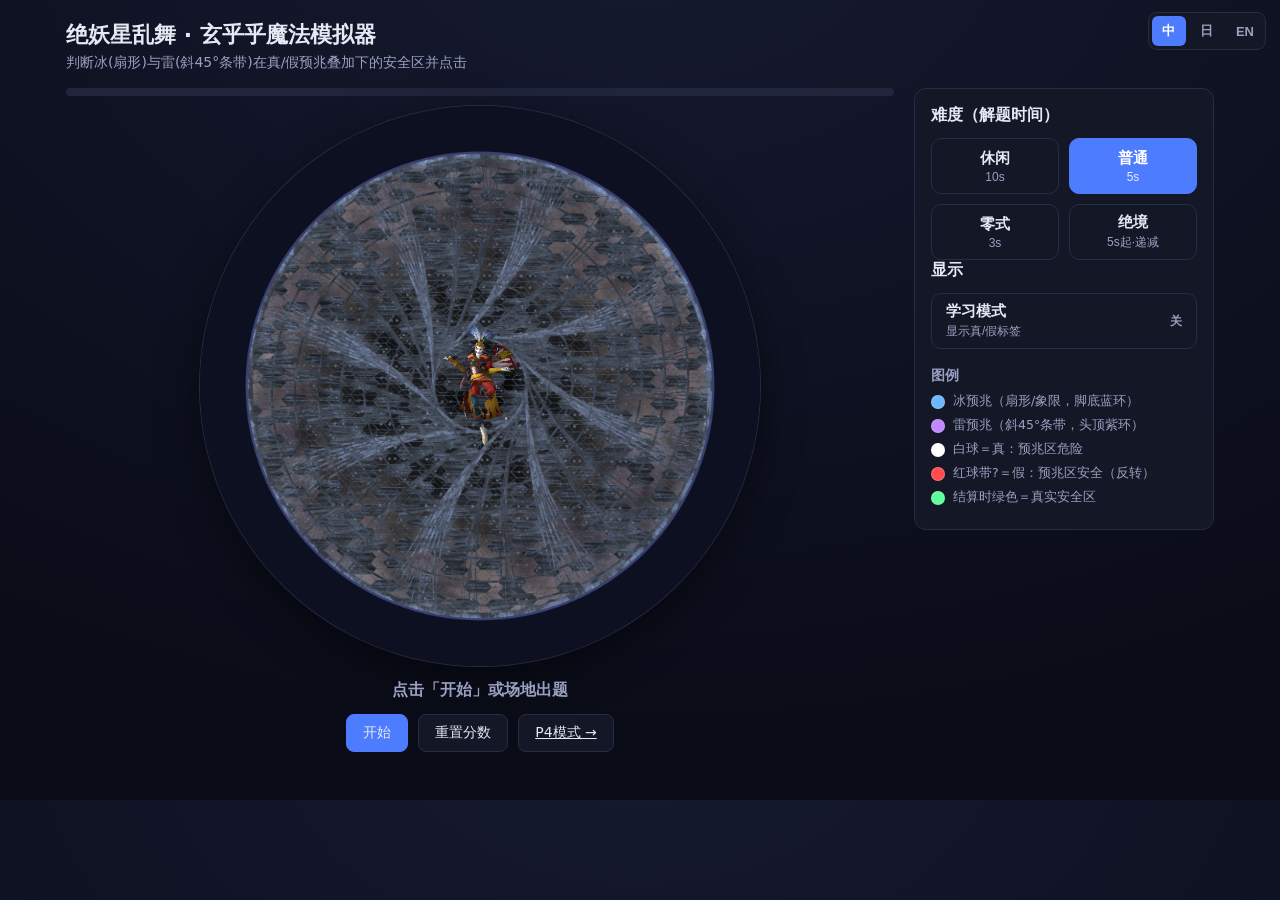
<file: index.html>
<!DOCTYPE html>
<html lang="zh-CN">
<head>
  <meta charset="UTF-8" />
  <meta name="viewport" content="width=device-width, initial-scale=1.0" />
  <title>Question Mark Ultimate</title>
  <link rel="stylesheet" href="styles.css" />
</head>
<body>
  <div class="lang-switch" id="lang-switch">
    <button data-lang="zh">中</button>
    <button data-lang="ja">日</button>
    <button data-lang="en">EN</button>
  </div>

  <main class="app">
    <header class="topbar">
      <h1 data-i18n="title">绝妖星乱舞 · 玄乎乎魔法模拟器</h1>
      <p class="sub" data-i18n="subtitle">判断冰(扇形)与雷(斜45°条带)在真/假预兆叠加下的安全区并点击</p>
    </header>

    <div class="layout">
      <section class="stage-wrap">
        <div class="countdown"><div id="countdown-fill" class="countdown-fill"></div></div>
        <canvas id="stage" width="720" height="720" aria-label="arena"></canvas>
        <p id="status" class="status">点击「开始」或场地出题</p>
        <div class="controls">
          <button id="btn-start" class="btn primary">开始</button>
          <button id="btn-restart" class="btn" data-i18n="restart">重置分数</button>
          <a class="btn" href="p4.html" data-i18n="p4Link">进阶：双段机制 →</a>
        </div>
        <div class="hud" id="hud">
          <span><span data-i18n="score">得分</span> <b id="score">0</b></span>
          <span><span data-i18n="best">最佳</span> <b id="best">0</b></span>
        </div>
      </section>

      <aside class="panel">
        <h2 data-i18n="difficulty">难度（解题时间）</h2>
        <div class="seg" id="time-seg">
          <button class="seg-btn" data-time="10"><span data-i18n="diffCasual">休闲</span><small data-i18n="diffCasualSub">10s</small></button>
          <button class="seg-btn" data-time="5"><span data-i18n="diffNormal">普通</span><small data-i18n="diffNormalSub">5s</small></button>
          <button class="seg-btn" data-time="3"><span data-i18n="diffSavage">零式</span><small data-i18n="diffSavageSub">3s</small></button>
          <button class="seg-btn" data-time="extreme"><span data-i18n="diffExtreme">绝境</span><small data-i18n="diffExtremeSub">5s起·递减</small></button>
        </div>

        <h2 data-i18n="display">显示</h2>
        <div class="toggles">
          <button class="toggle-btn" id="set-learn">
            <span data-i18n="learnName">学习模式</span>
            <small data-i18n="learnSub">显示真/假标签</small>
            <span class="toggle-state"></span>
          </button>
        </div>

        <h3 data-i18n="legendTitle">图例</h3>
        <ul class="legend">
          <li><span class="dot ice"></span> <span data-i18n="legend1">冰预兆（扇形/象限，脚底蓝环）</span></li>
          <li><span class="dot thunder"></span> <span data-i18n="legend2">雷预兆（斜45°条带，头顶紫环）</span></li>
          <li><span class="dot true"></span> <span data-i18n="legend3">白球＝真：预兆区危险</span></li>
          <li><span class="dot false"></span> <span data-i18n="legend4">红球带?＝假：预兆区安全（反转）</span></li>
          <li><span class="dot safe"></span> <span data-i18n="legend5">结算时绿色＝真实安全区</span></li>
        </ul>
      </aside>
    </div>
  </main>

  <div id="result-modal" class="modal hidden" role="dialog" aria-modal="true">
    <div class="modal-card">
      <div class="modal-label" data-i18n="modalLabel">绝境 · 最终连击</div>
      <div id="result-score" class="modal-score">0</div>
      <div id="result-comment" class="modal-comment"></div>
      <button id="result-close" class="btn primary modal-close" data-i18n="modalClose">关闭</button>
    </div>
  </div>

  <script type="module" src="js/main.js"></script>
</body>
</html>
</file>
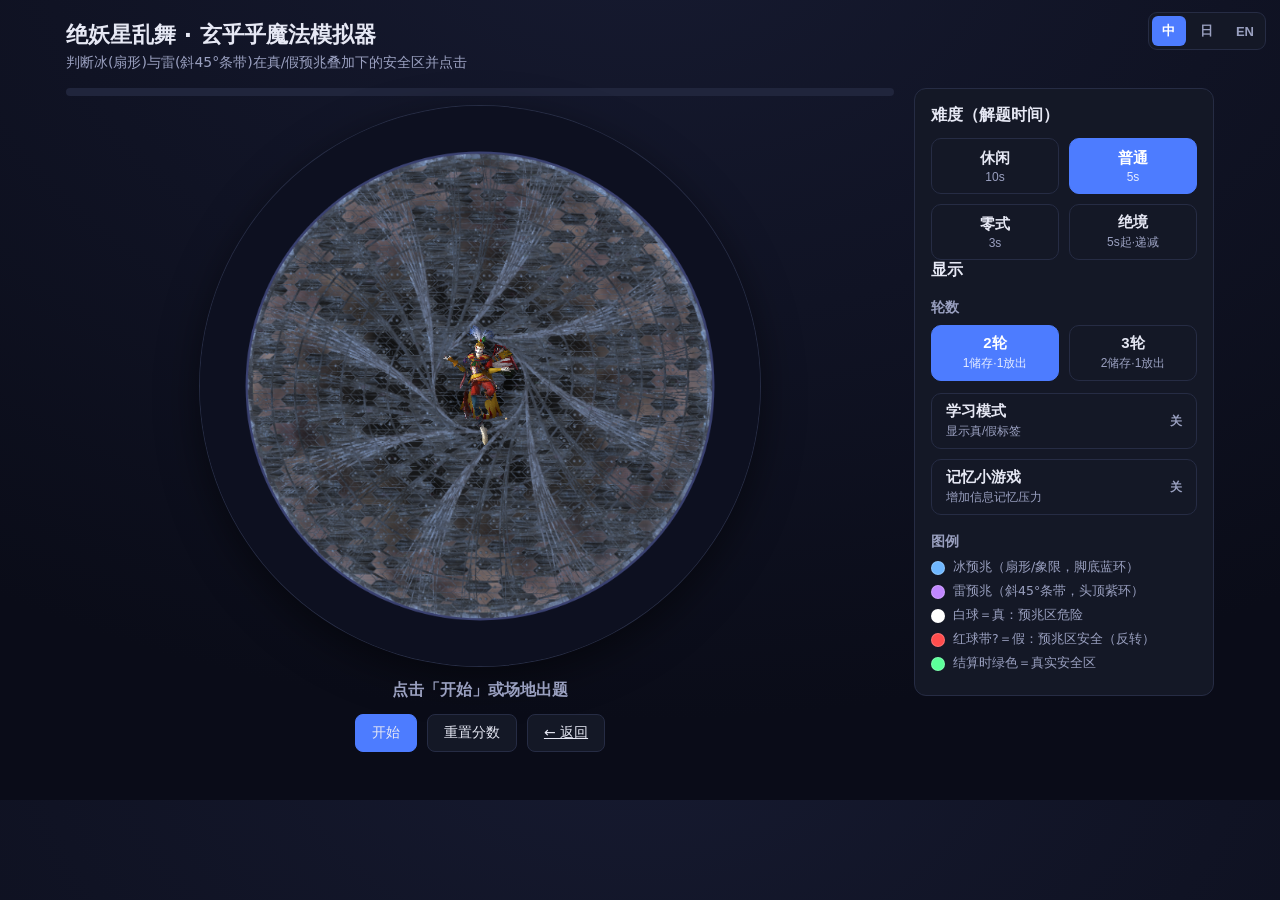
<file: p4.html>
<!DOCTYPE html>
<html lang="zh-CN">
<head>
  <meta charset="UTF-8" />
  <meta name="viewport" content="width=device-width, initial-scale=1.0" />
  <title>Question Mark Ultimate</title>
  <link rel="stylesheet" href="styles.css" />
</head>
<body>
  <div class="lang-switch" id="lang-switch">
    <button data-lang="zh">中</button>
    <button data-lang="ja">日</button>
    <button data-lang="en">EN</button>
  </div>

  <main class="app">
    <header class="topbar">
      <h1 data-i18n="p4Title">绝妖星乱舞 · 玄乎乎魔法模拟器</h1>
      <p class="sub" data-i18n="subtitle">判断冰(扇形)与雷(斜45°条带)在真/假预兆叠加下的安全区并点击</p>
    </header>

    <div class="layout">
      <section class="stage-wrap">
        <div class="countdown"><div id="countdown-fill" class="countdown-fill"></div></div>
        <canvas id="stage" width="720" height="720" aria-label="arena"></canvas>
        <p id="status" class="status">点击「开始」或场地出题</p>
        <div class="controls">
          <button id="btn-start" class="btn primary">开始</button>
          <button id="btn-restart" class="btn" data-i18n="restart">重置分数</button>
          <a class="btn" href="index.html" data-i18n="backLink">← 返回单段</a>
        </div>
        <div class="hud" id="hud">
          <span><span data-i18n="score">得分</span> <b id="score">0</b></span>
          <span><span data-i18n="best">最佳</span> <b id="best">0</b></span>
        </div>
      </section>

      <aside class="panel">
        <h2 data-i18n="difficulty">难度（解题时间）</h2>
        <div class="seg" id="time-seg">
          <button class="seg-btn" data-time="10"><span data-i18n="diffCasual">休闲</span><small data-i18n="diffCasualSub">10s</small></button>
          <button class="seg-btn" data-time="5"><span data-i18n="diffNormal">普通</span><small data-i18n="diffNormalSub">5s</small></button>
          <button class="seg-btn" data-time="3"><span data-i18n="diffSavage">零式</span><small data-i18n="diffSavageSub">3s</small></button>
          <button class="seg-btn" data-time="extreme"><span data-i18n="diffExtreme">绝境</span><small data-i18n="diffExtremeSub">5s起·递减</small></button>
        </div>

        <h2 data-i18n="display">显示</h2>
        <h3 data-i18n="roundsLabel">轮数</h3>
        <div class="seg" id="rounds-seg" style="margin-bottom: 12px;">
          <button class="seg-btn" data-rounds="2"><span data-i18n="rounds2">2轮</span><small data-i18n="rounds2Sub">1储存·1放出</small></button>
          <button class="seg-btn" data-rounds="3"><span data-i18n="rounds3">3轮</span><small data-i18n="rounds3Sub">2储存·1放出</small></button>
        </div>
        <div class="toggles">
          <button class="toggle-btn" id="set-learn">
            <span data-i18n="learnName">学习模式</span>
            <small data-i18n="learnSub">显示真/假标签</small>
            <span class="toggle-state"></span>
          </button>
          <button class="toggle-btn" id="set-memory">
            <span data-i18n="memName">记忆小游戏</span>
            <small data-i18n="memSub">两轮之间数小人</small>
            <span class="toggle-state"></span>
          </button>
        </div>

        <h3 data-i18n="legendTitle">图例</h3>
        <ul class="legend">
          <li><span class="dot ice"></span> <span data-i18n="legend1">冰预兆（扇形/象限，脚底蓝环）</span></li>
          <li><span class="dot thunder"></span> <span data-i18n="legend2">雷预兆（斜45°条带，头顶紫环）</span></li>
          <li><span class="dot true"></span> <span data-i18n="legend3">白球＝真：预兆区危险</span></li>
          <li><span class="dot false"></span> <span data-i18n="legend4">红球带?＝假：预兆区安全（反转）</span></li>
          <li><span class="dot safe"></span> <span data-i18n="legend5">结算时绿色＝真实安全区</span></li>
        </ul>
      </aside>
    </div>
  </main>

  <div id="result-modal" class="modal hidden" role="dialog" aria-modal="true">
    <div class="modal-card">
      <div class="modal-label" data-i18n="modalLabel">绝境 · 最终连击</div>
      <div id="result-score" class="modal-score">0</div>
      <div id="result-comment" class="modal-comment"></div>
      <button id="result-close" class="btn primary modal-close" data-i18n="modalClose">关闭</button>
    </div>
  </div>

  <div id="memory-modal" class="modal hidden" role="dialog" aria-modal="true">
    <div class="modal-card mem-card">
      <div class="mem-stage" id="mem-stage">
        <svg class="mem-house" viewBox="0 0 100 100" width="92" height="92" aria-hidden="true">
          <polygon points="50,10 92,46 8,46" fill="#c25b3a" stroke="#7a3320" stroke-width="3" stroke-linejoin="round"/>
          <rect x="18" y="46" width="64" height="46" fill="#e6d2a8" stroke="#7a3320" stroke-width="3"/>
          <rect x="40" y="62" width="20" height="30" fill="#5a3a22" stroke="#3a2412" stroke-width="2"/>
          <circle cx="56" cy="78" r="1.8" fill="#e6d2a8"/>
        </svg>
      </div>
      <div class="mem-question" id="mem-question"></div>
      <div class="mem-options" id="mem-options"></div>
    </div>
  </div>

  <script type="module" src="js/p4.js"></script>
</body>
</html>
</file>
<file: styles.css>
:root {
  --bg: #0a0c18;
  --panel: #141826;
  --panel-edge: #262c44;
  --text: #e6e8f4;
  --muted: #9aa0c0;
  --ice: #6fb7ff;
  --thunder: #c187ff;
  --true: #ffffff;
  --false: #ff4d4d;
  --safe: #5cff9a;
  --primary: #4d7cff;
}

* { box-sizing: border-box; }

body {
  margin: 0;
  background: radial-gradient(1200px 800px at 50% -10%, #161a30, var(--bg));
  color: var(--text);
  font-family: system-ui, "Segoe UI", "Microsoft YaHei", sans-serif;
}

.app { max-width: 1180px; margin: 0 auto; padding: 20px 16px 48px; }

.topbar h1 { margin: 0; font-size: 22px; }
.topbar .sub { margin: 4px 0 16px; color: var(--muted); font-size: 14px; }

.layout {
  display: grid;
  grid-template-columns: minmax(0, 1fr) 300px;
  gap: 20px;
  align-items: start;
}

.stage-wrap { min-width: 0; }

.countdown {
  height: 8px;
  border-radius: 6px;
  background: #20253c;
  overflow: hidden;
  margin-bottom: 10px;
}
.countdown-fill {
  height: 100%;
  width: 0%;
  background: linear-gradient(90deg, var(--ice), var(--thunder));
  transition: width 60ms linear;
}

#stage {
  width: 100%;
  max-width: 560px;
  aspect-ratio: 1 / 1;
  display: block;
  margin: 0 auto;
  border-radius: 50%;
  cursor: crosshair;
  touch-action: none;
  box-shadow: 0 0 0 1px var(--panel-edge), 0 12px 40px rgba(0,0,0,0.5);
}

.status {
  text-align: center;
  font-size: 16px;
  font-weight: 600;
  min-height: 24px;
  margin: 14px 0 10px;
  color: var(--muted);
}
.status.go { color: var(--ice); }
.status.ok { color: var(--safe); }
.status.bad { color: var(--false); }

.controls { display: flex; gap: 10px; justify-content: center; }
.hud {
  display: flex;
  gap: 18px;
  justify-content: center;
  margin-top: 14px;
  color: var(--muted);
  font-size: 14px;
}
.hud b { color: var(--text); font-size: 17px; }

.btn {
  background: var(--panel);
  color: var(--text);
  border: 1px solid var(--panel-edge);
  border-radius: 8px;
  padding: 9px 16px;
  font-size: 14px;
  cursor: pointer;
}
.btn:hover { border-color: var(--primary); }
.btn.primary { background: var(--primary); border-color: var(--primary); }
.btn.small { padding: 6px 12px; font-size: 13px; }

.panel {
  background: var(--panel);
  border: 1px solid var(--panel-edge);
  border-radius: 12px;
  padding: 16px;
}
.panel h2 { margin: 0 0 12px; font-size: 16px; }
.panel h3 { margin: 18px 0 8px; font-size: 14px; color: var(--muted); }

/* 难度分段按钮 */
.seg { display: grid; grid-template-columns: 1fr 1fr; gap: 10px; }
.seg-btn {
  display: flex; flex-direction: column; align-items: center; justify-content: center;
  gap: 2px; min-height: 56px; padding: 8px;
  background: var(--panel); color: var(--text);
  border: 1px solid var(--panel-edge); border-radius: 10px;
  font-size: 15px; font-weight: 600; cursor: pointer;
}
.seg-btn small { font-size: 12px; font-weight: 400; color: var(--muted); }
.seg-btn:hover { border-color: var(--primary); }
.seg-btn.active {
  background: var(--primary); border-color: var(--primary); color: #fff;
}
.seg-btn.active small { color: rgba(255,255,255,0.85); }

/* 大开关按钮（手机友好） */
.toggles { display: flex; flex-direction: column; gap: 10px; }
.toggle-btn {
  display: flex; flex-direction: column; gap: 2px;
  min-height: 52px; padding: 8px 14px; text-align: left;
  background: var(--panel); color: var(--text);
  border: 1px solid var(--panel-edge); border-radius: 10px;
  font-size: 15px; font-weight: 600; cursor: pointer;
}
.toggle-btn small { font-size: 12px; font-weight: 400; color: var(--muted); }
.toggle-btn { position: relative; }
.toggle-state {
  position: absolute; right: 14px; top: 50%; transform: translateY(-50%);
  font-size: 12px; color: var(--muted);
}
.toggle-btn:hover { border-color: var(--primary); }
.toggle-btn.active { border-color: var(--safe); box-shadow: inset 0 0 0 1px var(--safe); }
.toggle-btn.active .toggle-state { color: var(--safe); font-weight: 700; }

/* 语言切换（右上角） */
.lang-switch {
  position: fixed; top: 12px; right: 14px; z-index: 110;
  display: flex; gap: 4px;
  background: var(--panel); border: 1px solid var(--panel-edge);
  border-radius: 9px; padding: 3px;
}
.lang-switch button {
  min-width: 34px; height: 30px; padding: 0 8px;
  background: transparent; color: var(--muted);
  border: none; border-radius: 6px; cursor: pointer;
  font-size: 13px; font-weight: 600;
}
.lang-switch button:hover { color: var(--text); }
.lang-switch button.active { background: var(--primary); color: #fff; }

.legend { list-style: none; padding: 0; margin: 0; font-size: 12.5px; color: var(--muted); }
.legend li { display: flex; align-items: center; gap: 8px; margin-bottom: 7px; }
.dot { width: 14px; height: 14px; border-radius: 50%; flex: 0 0 auto; border: 1px solid rgba(255,255,255,0.2); }
.dot.ice { background: var(--ice); }
.dot.thunder { background: var(--thunder); }
.dot.true { background: var(--true); }
.dot.false { background: var(--false); }
.dot.safe { background: var(--safe); }

@media (max-width: 820px) {
  .layout { grid-template-columns: 1fr; }
  .panel { order: 2; }
}

/* 绝境结束弹窗 */
.modal {
  position: fixed; inset: 0; z-index: 100;
  display: flex; align-items: center; justify-content: center;
  background: rgba(4, 6, 16, 0.78);
  backdrop-filter: blur(3px);
  padding: 20px;
}
.modal.hidden { display: none; }
.modal-card {
  background: var(--panel);
  border: 1px solid var(--panel-edge);
  border-radius: 18px;
  padding: 36px 40px 30px;
  text-align: center;
  max-width: 520px; width: 100%;
  box-shadow: 0 20px 60px rgba(0, 0, 0, 0.6);
  animation: pop 0.28s cubic-bezier(0.2, 1.1, 0.4, 1);
}
@keyframes pop { from { transform: scale(0.86); opacity: 0; } to { transform: scale(1); opacity: 1; } }
.modal-label { color: var(--muted); font-size: 15px; letter-spacing: 2px; }
.modal-score {
  font-size: 110px; font-weight: 800; line-height: 1.05;
  margin: 6px 0 4px; text-shadow: 0 0 26px currentColor;
}
.modal-comment {
  font-size: 21px; font-weight: 600; line-height: 1.5;
  margin: 10px 0 26px; color: var(--text);
}
.modal-close { min-width: 140px; padding: 12px 22px; font-size: 16px; }

.tier-green  { color: #46e07a; }
.tier-blue   { color: #5aa9ff; }
.tier-purple { color: #b07bff; }
.tier-orange { color: #ff9d3c; }

/* 记忆小游戏 */
.mem-card { max-width: 540px; width: 100%; }
.mem-stage {
  position: relative;
  height: 200px;
  background: #f4f1e8;
  border: 1px solid var(--panel-edge);
  border-radius: 12px;
  overflow: hidden;
}
.mem-house {
  position: absolute;
  left: 50%; top: 50%;
  transform: translate(-50%, -50%);
  z-index: 2;                        /* 房子在小人之上，正确遮挡进/出 */
  background: #f4f1e8;               /* 不透明底，挡住身后小人 */
}
.mem-person {
  position: absolute;
  top: 50%;
  width: 42px; height: 63px;
  margin-top: -31px;                 /* 垂直居中（不占用 transform，避免与定位冲突） */
  z-index: 1;
  pointer-events: none;
  will-change: left;
}
.mem-sprite {
  display: block;
  width: 100%; height: 100%;
  image-rendering: pixelated;        /* 像素 gif 放大保持锐利 */
  mix-blend-mode: multiply;          /* 在白底上抠掉 gif 白色背景 */
}
/* 后备指示物：gif 未加载/失败时显示的小人剪影 */
.mem-fallback {
  position: absolute;
  left: 50%; bottom: 2px;
  transform: translateX(-50%);
  width: 28px; height: 40px;
  background: #7a4fd6;
  border-radius: 14px 14px 7px 7px;
}
.mem-fallback::before {              /* 头 */
  content: '';
  position: absolute;
  top: -16px; left: 50%;
  transform: translateX(-50%);
  width: 21px; height: 21px;
  border-radius: 50%;
  background: #7a4fd6;
}
.mem-question {
  text-align: center;
  font-size: 22px; font-weight: 700;
  margin: 18px 0 14px;
  min-height: 28px;
}
.mem-options { display: flex; gap: 12px; justify-content: center; }
.mem-options .btn {
  min-width: 76px; min-height: 56px;
  font-size: 24px; font-weight: 800;
}
</file>
